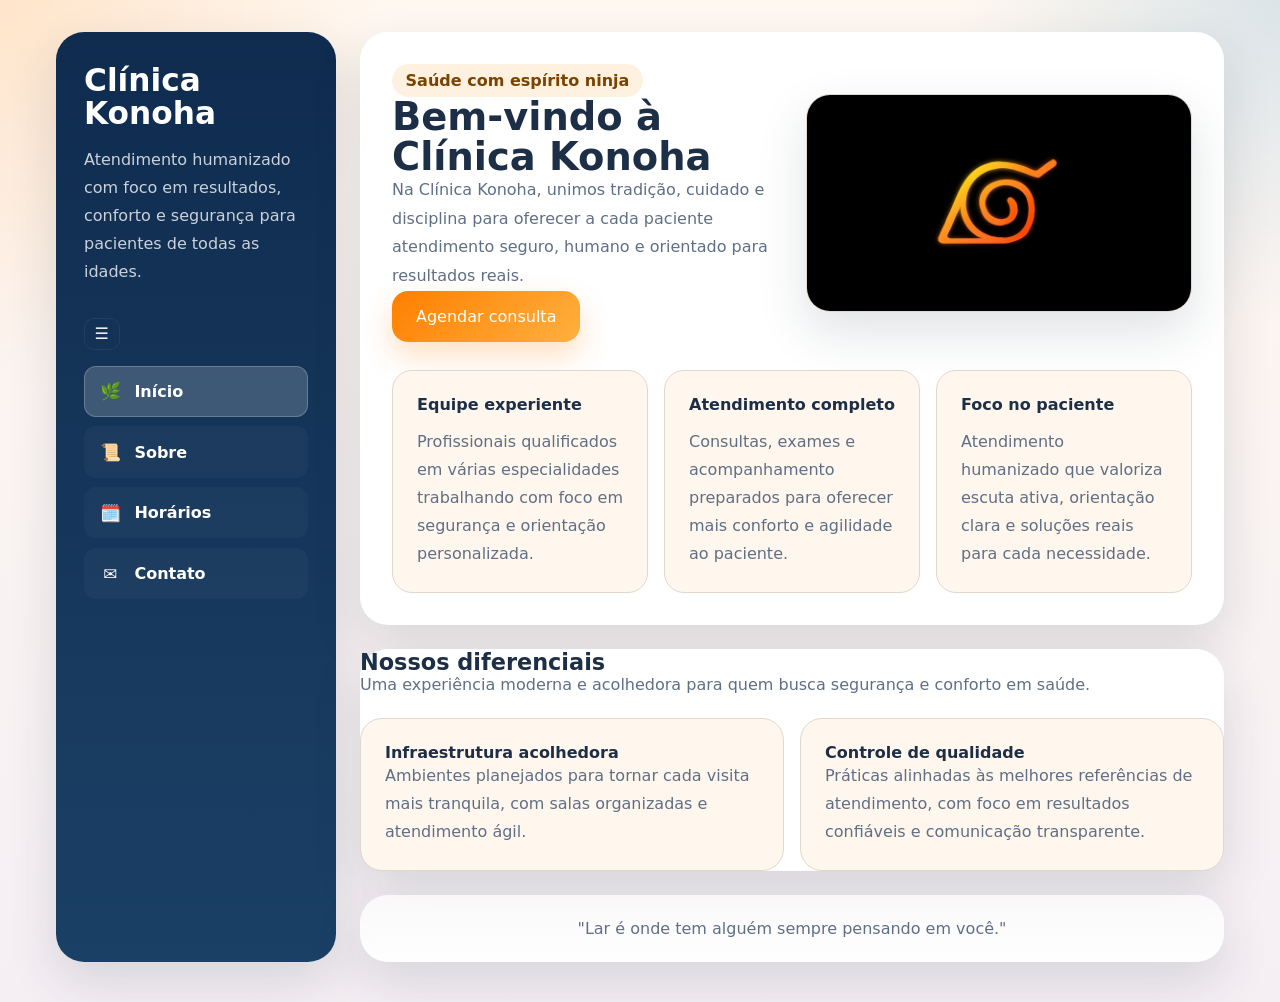
<file: index.html>
<!DOCTYPE html>
<html lang="pt-BR">
<head>
    <meta charset="UTF-8">
    <meta http-equiv="X-UA-Compatible" content="IE=edge">
    <meta name="viewport" content="width=device-width, initial-scale=1.0">
    <meta name="description" content="Clínica Konoha oferece atendimento humanizado e moderno com inspiração na força da Aldeia da Folha.">
    <title>Clínica Konoha | Página principal</title>
    <link rel="stylesheet" href="base.css">
</head>
<body>
    <div class="wrapper">
        <aside class="menu" aria-label="Menu principal">
            <div class="site-brand">
                <h1>Clínica Konoha</h1>
                <p>Atendimento humanizado com foco em resultados, conforto e segurança para pacientes de todas as idades.</p>
            </div>

            <div class="menu-header">
                <button class="menu-toggle" aria-expanded="true" aria-label="Alternar menu">☰</button>
            </div>
            <nav>
                <ul class="nav-list">
                    <li><a href="index.html" aria-current="page"><span class="icon" aria-hidden="true">🌿</span><span class="label">Início</span></a></li>
                    <li><a href="about.html"><span class="icon" aria-hidden="true">📜</span><span class="label">Sobre</span></a></li>
                    <li><a href="schedule.html"><span class="icon" aria-hidden="true">🗓️</span><span class="label">Horários</span></a></li>
                    <li><a href="contact.html"><span class="icon" aria-hidden="true">✉️</span><span class="label">Contato</span></a></li>
                </ul>
            </nav>
        </aside>

        <main class="main">
            <section class="header-hero">
                <div>
                    <span class="highlight">Saúde com espírito ninja</span>
                    <h2>Bem-vindo à Clínica Konoha</h2>
                    <p>Na Clínica Konoha, unimos tradição, cuidado e disciplina para oferecer a cada paciente atendimento seguro, humano e orientado para resultados reais.</p>
                    <a class="button-primary" href="contact.html">Agendar consulta</a>
                </div>

                <div class="hero-media">
                    <img src="midia/96180-naruto-anime-hd-4k-5k-8k-logo.jpg" alt="Naruto com o símbolo da Aldeia da Folha">
                </div>

                <div class="feature-grid">
                    <article class="feature-card">
                        <h4>Equipe experiente</h4>
                        <p>Profissionais qualificados em várias especialidades trabalhando com foco em segurança e orientação personalizada.</p>
                    </article>
                    <article class="feature-card">
                        <h4>Atendimento completo</h4>
                        <p>Consultas, exames e acompanhamento preparados para oferecer mais conforto e agilidade ao paciente.</p>
                    </article>
                    <article class="feature-card">
                        <h4>Foco no paciente</h4>
                        <p>Atendimento humanizado que valoriza escuta ativa, orientação clara e soluções reais para cada necessidade.</p>
                    </article>
                </div>
            </section>

            <section class="section-card">
                <div class="section-title">
                    <div>
                        <h3>Nossos diferenciais</h3>
                        <p>Uma experiência moderna e acolhedora para quem busca segurança e conforto em saúde.</p>
                    </div>
                </div>

                <div class="info-grid">
                    <article class="info-block">
                        <h4>Infraestrutura acolhedora</h4>
                        <p>Ambientes planejados para tornar cada visita mais tranquila, com salas organizadas e atendimento ágil.</p>
                    </article>
                    <article class="info-block">
                        <h4>Controle de qualidade</h4>
                        <p>Práticas alinhadas às melhores referências de atendimento, com foco em resultados confiáveis e comunicação transparente.</p>
                    </article>
                </div>
            </section>

            <footer class="footer">
                <p>"Lar é onde tem alguém sempre pensando em você."</p>
            </footer>
        </main>
    </div>
    <script>
    (function(){
        var btn = document.querySelector('.menu-toggle');
        var wrapper = document.querySelector('.wrapper');
        if(!btn || !wrapper) return;
        btn.addEventListener('click', function(){
            var collapsed = wrapper.classList.toggle('menu-collapsed');
            btn.setAttribute('aria-expanded', String(!collapsed));
            try{ localStorage.setItem('konoha:menuCollapsed', collapsed ? '1' : '0'); }catch(e){}
        });
        try{
            if(localStorage.getItem('konoha:menuCollapsed') === '1'){
                wrapper.classList.add('menu-collapsed');
                btn.setAttribute('aria-expanded','false');
            }
        }catch(e){}
    })();
    </script>
</body>
</html>
</file>
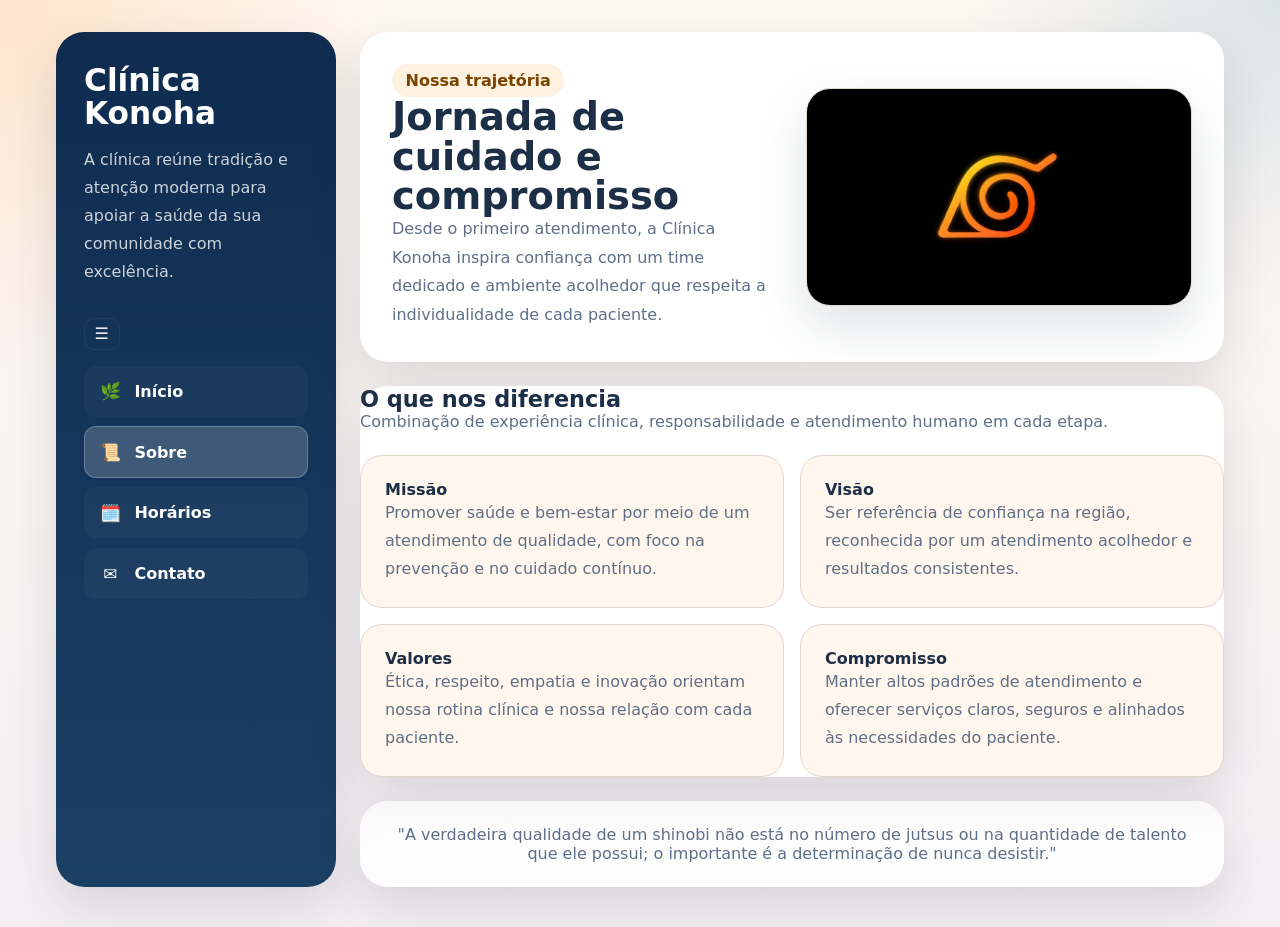
<file: about.html>
<!DOCTYPE html>
<html lang="pt-BR">
<head>
    <meta charset="UTF-8">
    <meta http-equiv="X-UA-Compatible" content="IE=edge">
    <meta name="viewport" content="width=device-width, initial-scale=1.0">
    <meta name="description" content="Conheça a história, missão e valores da Clínica Konoha com atendimento inspirado na dedicação da Aldeia da Folha.">
    <title>Clínica Konoha | Sobre a clínica</title>
    <link rel="stylesheet" href="base.css">
</head>
<body>
    <div class="wrapper">
        <aside class="menu" aria-label="Menu principal">
            <div class="site-brand">
                <h1>Clínica Konoha</h1>
                <p>A clínica reúne tradição e atenção moderna para apoiar a saúde da sua comunidade com excelência.</p>
            </div>

            <div class="menu-header">
                <button class="menu-toggle" aria-expanded="true" aria-label="Alternar menu">☰</button>
            </div>
            <nav>
                <ul class="nav-list">
                    <li><a href="index.html"><span class="icon" aria-hidden="true">🌿</span><span class="label">Início</span></a></li>
                    <li><a href="about.html" aria-current="page"><span class="icon" aria-hidden="true">📜</span><span class="label">Sobre</span></a></li>
                    <li><a href="schedule.html"><span class="icon" aria-hidden="true">🗓️</span><span class="label">Horários</span></a></li>
                    <li><a href="contact.html"><span class="icon" aria-hidden="true">✉️</span><span class="label">Contato</span></a></li>
                </ul>
            </nav>
        </aside>

        <main class="main">
            <section class="header-hero">
                <div>
                    <span class="highlight">Nossa trajetória</span>
                    <h2>Jornada de cuidado e compromisso</h2>
                    <p>Desde o primeiro atendimento, a Clínica Konoha inspira confiança com um time dedicado e ambiente acolhedor que respeita a individualidade de cada paciente.</p>
                </div>

                <div class="hero-media">
                    <img src="midia/96180-naruto-anime-hd-4k-5k-8k-logo.jpg" alt="Naruto com o símbolo da Aldeia da Folha">
                </div>
            </section>

            <section class="section-card">
                <div class="section-title">
                    <div>
                        <h3>O que nos diferencia</h3>
                        <p>Combinação de experiência clínica, responsabilidade e atendimento humano em cada etapa.</p>
                    </div>
                </div>

                <div class="info-grid">
                    <article class="info-block">
                        <h4>Missão</h4>
                        <p>Promover saúde e bem-estar por meio de um atendimento de qualidade, com foco na prevenção e no cuidado contínuo.</p>
                    </article>
                    <article class="info-block">
                        <h4>Visão</h4>
                        <p>Ser referência de confiança na região, reconhecida por um atendimento acolhedor e resultados consistentes.</p>
                    </article>
                    <article class="info-block">
                        <h4>Valores</h4>
                        <p>Ética, respeito, empatia e inovação orientam nossa rotina clínica e nossa relação com cada paciente.</p>
                    </article>
                    <article class="info-block">
                        <h4>Compromisso</h4>
                        <p>Manter altos padrões de atendimento e oferecer serviços claros, seguros e alinhados às necessidades do paciente.</p>
                    </article>
                </div>
            </section>

            <footer class="footer">
                <p>"A verdadeira qualidade de um shinobi não está no número de jutsus ou na quantidade de talento que ele possui; o importante é a determinação de nunca desistir."</p>
            </footer>
        </main>
    </div>
    <script>
    (function(){
        var btn = document.querySelector('.menu-toggle');
        var wrapper = document.querySelector('.wrapper');
        if(!btn || !wrapper) return;
        btn.addEventListener('click', function(){
            var collapsed = wrapper.classList.toggle('menu-collapsed');
            btn.setAttribute('aria-expanded', String(!collapsed));
            try{ localStorage.setItem('konoha:menuCollapsed', collapsed ? '1' : '0'); }catch(e){}
        });
        try{
            if(localStorage.getItem('konoha:menuCollapsed') === '1'){
                wrapper.classList.add('menu-collapsed');
                btn.setAttribute('aria-expanded','false');
            }
        }catch(e){}
    })();
    </script>
</body>
</html>
</file>
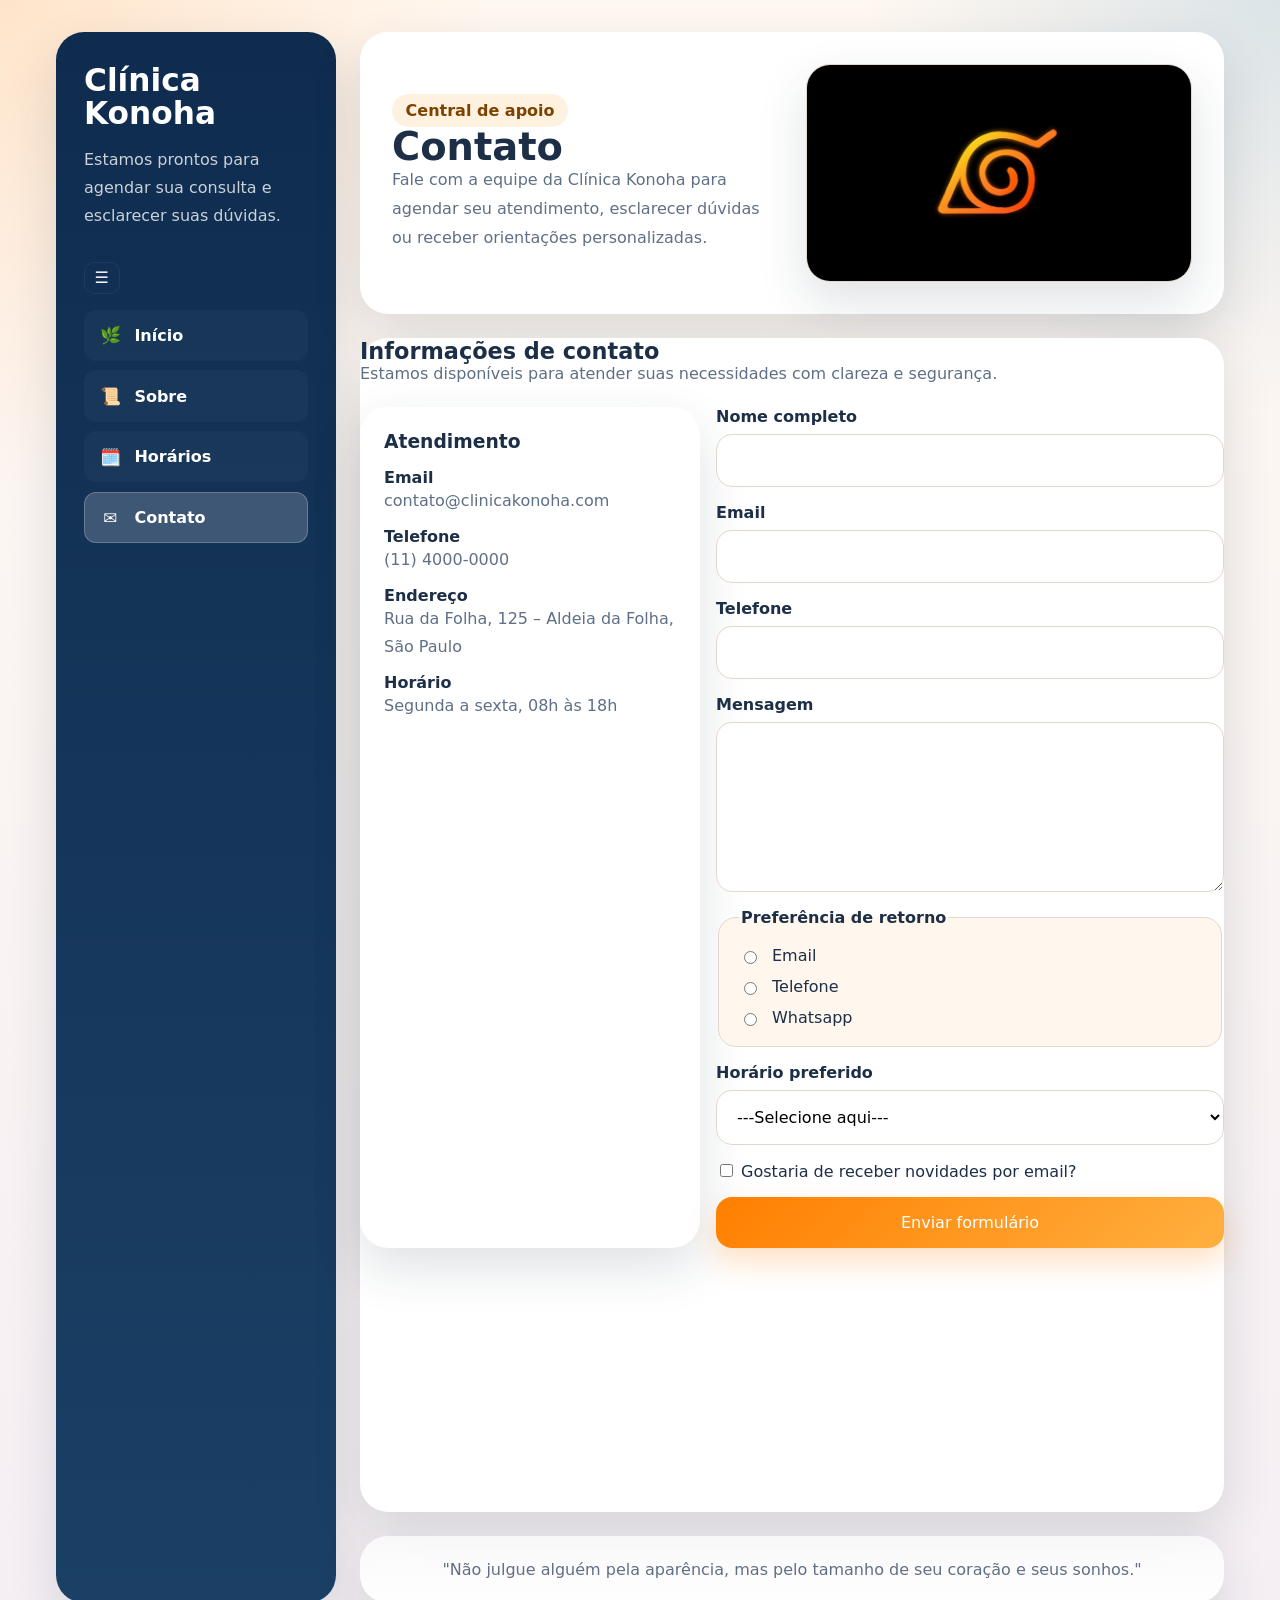
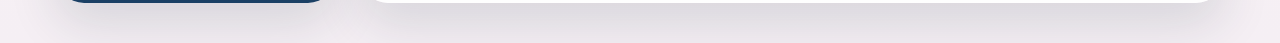
<file: contact.html>
<!DOCTYPE html>
<html lang="pt-BR">
<head>
    <meta charset="UTF-8">
    <meta http-equiv="X-UA-Compatible" content="IE=edge">
    <meta name="viewport" content="width=device-width, initial-scale=1.0">
    <meta name="description" content="Entre em contato com a Clínica Konoha para agendar consulta, esclarecer dúvidas e receber orientação personalizada.">
    <title>Clínica Konoha | Contato</title>
    <link rel="stylesheet" href="base.css">
</head>
<body>
    <div class="wrapper">
        <aside class="menu" aria-label="Menu principal">
            <div class="site-brand">
                <h1>Clínica Konoha</h1>
                <p>Estamos prontos para agendar sua consulta e esclarecer suas dúvidas.</p>
            </div>

            <div class="menu-header">
                <button class="menu-toggle" aria-expanded="true" aria-label="Alternar menu">☰</button>
            </div>
            <nav>
                <ul class="nav-list">
                    <li><a href="index.html"><span class="icon" aria-hidden="true">🌿</span><span class="label">Início</span></a></li>
                    <li><a href="about.html"><span class="icon" aria-hidden="true">📜</span><span class="label">Sobre</span></a></li>
                    <li><a href="schedule.html"><span class="icon" aria-hidden="true">🗓️</span><span class="label">Horários</span></a></li>
                    <li><a href="contact.html" aria-current="page"><span class="icon" aria-hidden="true">✉️</span><span class="label">Contato</span></a></li>
                </ul>
            </nav>
        </aside>

        <main class="main">
            <section class="header-hero">
                <div>
                    <span class="highlight">Central de apoio</span>
                    <h2>Contato</h2>
                    <p>Fale com a equipe da Clínica Konoha para agendar seu atendimento, esclarecer dúvidas ou receber orientações personalizadas.</p>
                </div>

                <div class="hero-media">
                    <img src="midia/96180-naruto-anime-hd-4k-5k-8k-logo.jpg" alt="Naruto com o símbolo da Aldeia da Folha">
                </div>
            </section>

            <section class="section-card">
                <div class="section-title">
                    <div>
                        <h3>Informações de contato</h3>
                        <p>Estamos disponíveis para atender suas necessidades com clareza e segurança.</p>
                    </div>
                </div>

                <div class="contact-grid">
                    <article class="contact-card">
                        <h3>Atendimento</h3>
                        <dl>
                            <div>
                                <dt>Email</dt>
                                <dd>contato@clinicakonoha.com</dd>
                            </div>
                            <div>
                                <dt>Telefone</dt>
                                <dd>(11) 4000-0000</dd>
                            </div>
                            <div>
                                <dt>Endereço</dt>
                                <dd>Rua da Folha, 125 – Aldeia da Folha, São Paulo</dd>
                            </div>
                            <div>
                                <dt>Horário</dt>
                                <dd>Segunda a sexta, 08h às 18h</dd>
                            </div>
                        </dl>
                    </article>

                    <form class="form-contact" action="#" method="post">
                        <div class="form-row">
                            <label for="name">Nome completo</label>
                            <input type="text" id="name" name="name" required>
                        </div>
                        <div class="form-row">
                            <label for="email">Email</label>
                            <input type="email" id="email" name="email" required>
                        </div>
                        <div class="form-row">
                            <label for="phone">Telefone</label>
                            <input type="tel" id="phone" name="phone" required>
                        </div>
                        <div class="form-row">
                            <label for="message">Mensagem</label>
                            <textarea id="message" name="message" rows="6" required></textarea>
                        </div>
                        <fieldset>
                            <legend>Preferência de retorno</legend>
                            <div class="radio-group">
                                <label class="radio-inline"><input type="radio" id="email-choice" name="contact-choice" value="email"> Email</label>
                                <label class="radio-inline"><input type="radio" id="phone-choice" name="contact-choice" value="phone"> Telefone</label>
                                <label class="radio-inline"><input type="radio" id="whatsapp-choice" name="contact-choice" value="whatsapp"> Whatsapp</label>
                            </div>
                        </fieldset>
                        <div class="form-row">
                            <label for="day-period">Horário preferido</label>
                            <select id="day-period" name="day-period" required>
                                <option value="" hidden>---Selecione aqui---</option>
                                <option value="morning">Manhã</option>
                                <option value="afternoon">Tarde</option>
                                <option value="evening">Noite</option>
                            </select>
                        </div>
                        <div class="checkbox-row">
                            <label for="check-mailing"><input type="checkbox" id="check-mailing" name="newsletter"> Gostaria de receber novidades por email?</label>
                        </div>
                        <button class="button-primary" type="submit">Enviar formulário</button>
                    </form>
                </div>

                <div class="map-wrapper">
                    <iframe title="Localização da Clínica Konoha" src="https://maps.google.com/maps?q=São%20Paulo%2C%20Brasil&output=embed" loading="lazy" referrerpolicy="no-referrer-when-downgrade"></iframe>
                </div>
            </section>

            <footer class="footer">
                <p>"Não julgue alguém pela aparência, mas pelo tamanho de seu coração e seus sonhos."</p>
            </footer>
        </main>
    </div>
    <script>
    (function(){
        var btn = document.querySelector('.menu-toggle');
        var wrapper = document.querySelector('.wrapper');
        if(!btn || !wrapper) return;
        btn.addEventListener('click', function(){
            var collapsed = wrapper.classList.toggle('menu-collapsed');
            btn.setAttribute('aria-expanded', String(!collapsed));
            try{ localStorage.setItem('konoha:menuCollapsed', collapsed ? '1' : '0'); }catch(e){}
        });
        try{
            if(localStorage.getItem('konoha:menuCollapsed') === '1'){
                wrapper.classList.add('menu-collapsed');
                btn.setAttribute('aria-expanded','false');
            }
        }catch(e){}
    })();
    </script>
</body>
</html>
</file>
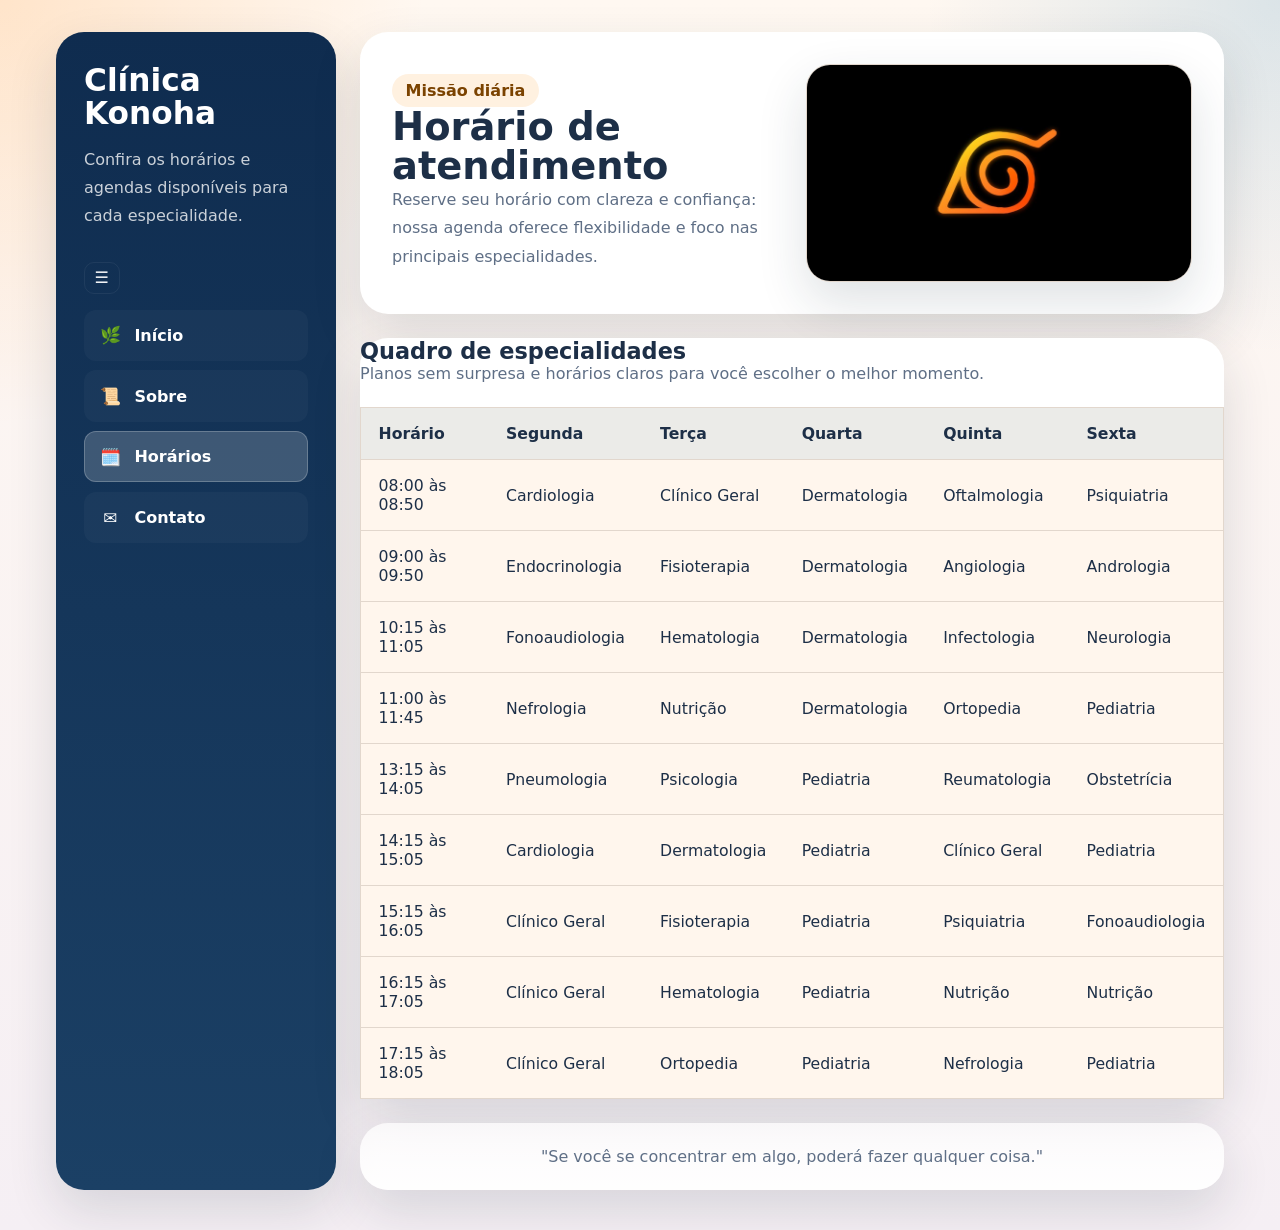
<file: schedule.html>
<!DOCTYPE html>
<html lang="pt-BR">
<head>
    <meta charset="UTF-8">
    <meta http-equiv="X-UA-Compatible" content="IE=edge">
    <meta name="viewport" content="width=device-width, initial-scale=1.0">
    <meta name="description" content="Veja os horários de atendimento da Clínica Konoha e escolha a melhor data para sua consulta.">
    <title>Clínica Konoha | Horário de atendimento</title>
    <link rel="stylesheet" href="base.css">
</head>
<body>
    <div class="wrapper">
        <aside class="menu" aria-label="Menu principal">
            <div class="site-brand">
                <h1>Clínica Konoha</h1>
                <p>Confira os horários e agendas disponíveis para cada especialidade.</p>
            </div>
            <div class="menu-header">
                <button class="menu-toggle" aria-expanded="true" aria-label="Alternar menu">☰</button>
            </div>
            <nav>
                <ul class="nav-list">
                    <li><a href="index.html"><span class="icon" aria-hidden="true">🌿</span><span class="label">Início</span></a></li>
                    <li><a href="about.html"><span class="icon" aria-hidden="true">📜</span><span class="label">Sobre</span></a></li>
                    <li><a href="schedule.html" aria-current="page"><span class="icon" aria-hidden="true">🗓️</span><span class="label">Horários</span></a></li>
                    <li><a href="contact.html"><span class="icon" aria-hidden="true">✉️</span><span class="label">Contato</span></a></li>
                </ul>
            </nav>
        </aside>

        <main class="main">
            <section class="header-hero">
                <div>
                    <span class="highlight">Missão diária</span>
                    <h2>Horário de atendimento</h2>
                    <p>Reserve seu horário com clareza e confiança: nossa agenda oferece flexibilidade e foco nas principais especialidades.</p>
                </div>

                <div class="hero-media">
                    <img src="midia/96180-naruto-anime-hd-4k-5k-8k-logo.jpg" alt="Naruto com o símbolo da Aldeia da Folha">
                </div>
            </section>

            <section class="section-card">
                <div class="section-title">
                    <div>
                        <h3>Quadro de especialidades</h3>
                        <p>Planos sem surpresa e horários claros para você escolher o melhor momento.</p>
                    </div>
                </div>

                <div class="table-wrapper">
                    <table class="schedule-table">
                        <thead>
                            <tr>
                                <th>Horário</th>
                                <th>Segunda</th>
                                <th>Terça</th>
                                <th>Quarta</th>
                                <th>Quinta</th>
                                <th>Sexta</th>
                            </tr>
                        </thead>
                        <tbody>
                            <tr>
                                <td>08:00 às 08:50</td>
                                <td>Cardiologia</td>
                                <td>Clínico Geral</td>
                                <td>Dermatologia</td>
                                <td>Oftalmologia</td>
                                <td>Psiquiatria</td>
                            </tr>
                            <tr>
                                <td>09:00 às 09:50</td>
                                <td>Endocrinologia</td>
                                <td>Fisioterapia</td>
                                <td>Dermatologia</td>
                                <td>Angiologia</td>
                                <td>Andrologia</td>
                            </tr>
                            <tr>
                                <td>10:15 às 11:05</td>
                                <td>Fonoaudiologia</td>
                                <td>Hematologia</td>
                                <td>Dermatologia</td>
                                <td>Infectologia</td>
                                <td>Neurologia</td>
                            </tr>
                            <tr>
                                <td>11:00 às 11:45</td>
                                <td>Nefrologia</td>
                                <td>Nutrição</td>
                                <td>Dermatologia</td>
                                <td>Ortopedia</td>
                                <td>Pediatria</td>
                            </tr>
                            <tr>
                                <td>13:15 às 14:05</td>
                                <td>Pneumologia</td>
                                <td>Psicologia</td>
                                <td>Pediatria</td>
                                <td>Reumatologia</td>
                                <td>Obstetrícia</td>
                            </tr>
                            <tr>
                                <td>14:15 às 15:05</td>
                                <td>Cardiologia</td>
                                <td>Dermatologia</td>
                                <td>Pediatria</td>
                                <td>Clínico Geral</td>
                                <td>Pediatria</td>
                            </tr>
                            <tr>
                                <td>15:15 às 16:05</td>
                                <td>Clínico Geral</td>
                                <td>Fisioterapia</td>
                                <td>Pediatria</td>
                                <td>Psiquiatria</td>
                                <td>Fonoaudiologia</td>
                            </tr>
                            <tr>
                                <td>16:15 às 17:05</td>
                                <td>Clínico Geral</td>
                                <td>Hematologia</td>
                                <td>Pediatria</td>
                                <td>Nutrição</td>
                                <td>Nutrição</td>
                            </tr>
                            <tr>
                                <td>17:15 às 18:05</td>
                                <td>Clínico Geral</td>
                                <td>Ortopedia</td>
                                <td>Pediatria</td>
                                <td>Nefrologia</td>
                                <td>Pediatria</td>
                            </tr>
                        </tbody>
                    </table>
                </div>
            </section>

            <footer class="footer">
                <p>"Se você se concentrar em algo, poderá fazer qualquer coisa."</p>
            </footer>
        </main>
    </div>
    <script>
    (function(){
        var btn = document.querySelector('.menu-toggle');
        var wrapper = document.querySelector('.wrapper');
        if(!btn || !wrapper) return;
        btn.addEventListener('click', function(){
            var collapsed = wrapper.classList.toggle('menu-collapsed');
            btn.setAttribute('aria-expanded', String(!collapsed));
            try{ localStorage.setItem('konoha:menuCollapsed', collapsed ? '1' : '0'); }catch(e){}
        });
        try{
            if(localStorage.getItem('konoha:menuCollapsed') === '1'){
                wrapper.classList.add('menu-collapsed');
                btn.setAttribute('aria-expanded','false');
            }
        }catch(e){}
    })();
    </script>
</body>
</html>
</file>
<file: base.css>
:root {
    color-scheme: light;
    font-family: Inter, system-ui, -apple-system, BlinkMacSystemFont, "Segoe UI", sans-serif;
    --surface: #ffffff;
    --surface-soft: #fff6ed;
    --background: #fbf3ea;
    --primary: #0e3b69;
    --accent: #ff7f00;
    --text: #1d2f47;
    --muted: #5f6f86;
    --border: #e2d7cd;
    --shadow: 0 20px 50px rgba(31, 48, 67, 0.14);
}

* {
    box-sizing: border-box;
}

html {
    font-size: 16px;
    scroll-behavior: smooth;
}

body {
    margin: 0;
    min-height: 100vh;
    background: radial-gradient(circle at top left, rgba(255, 127, 0, 0.16), transparent 24%), radial-gradient(circle at top right, rgba(0, 106, 174, 0.14), transparent 20%), linear-gradient(180deg, #fff8f1 0%, #f5eff4 100%);
    color: var(--text);
}

img {
    max-width: 100%;
    display: block;
}

a {
    color: inherit;
    text-decoration: none;
}

button,
input,
select,
textarea {
    font: inherit;
}

.wrapper {
    display: grid;
    grid-template-columns: 280px 1fr;
    gap: 1.5rem;
    width: min(1200px, 100%);
    margin: 0 auto;
    padding: 2rem 1rem 2.5rem;
}

@media (max-width: 900px) {
    .wrapper {
        grid-template-columns: 1fr;
        padding: 1rem;
    }
}

.menu {
    background: linear-gradient(180deg, #0f2c4f 0%, #1b4065 100%);
    border-radius: 28px;
    padding: 2rem 1.75rem;
    color: #ffffff;
    box-shadow: var(--shadow);
}

/* Dashboard / compact menu styles */
.menu-header {
    display: flex;
    align-items: center;
    gap: 0.75rem;
}

.menu-toggle {
    background: transparent;
    border: 1px solid rgba(255,255,255,0.06);
    color: rgba(255,255,255,0.95);
    padding: 0.35rem 0.6rem;
    border-radius: 10px;
    cursor: pointer;
    font-size: 1rem;
}

.nav-list {
    list-style: none;
    padding: 0;
    margin: 1rem 0 0;
    display: grid;
    gap: 0.6rem;
}

.nav-list a {
    display: flex;
    align-items: center;
    gap: 0.75rem;
    padding: 0.85rem 0.9rem;
    border-radius: 12px;
    color: inherit;
    background: rgba(255,255,255,0.03);
}

.nav-list a:hover,
.nav-list a:focus {
    background: rgba(255,255,255,0.06);
    transform: translateX(4px);
}

.nav-list .icon {
    width: 24px;
    height: 24px;
    display: inline-flex;
    align-items: center;
    justify-content: center;
    font-size: 1.05rem;
}

.nav-list .label {
    font-weight: 700;
}

/* Collapsed menu state applied to wrapper */
.wrapper.menu-collapsed {
    grid-template-columns: 96px 1fr;
}

.wrapper.menu-collapsed .site-brand p,
.wrapper.menu-collapsed .nav-list .label {
    display: none;
}

.wrapper.menu-collapsed .site-brand h1 {
    font-size: 1.05rem;
}

@media (max-width: 900px) {
    .menu-toggle { display: inline-flex; }
}

.site-brand {
    margin-bottom: 2rem;
}

.site-brand h1 {
    margin: 0;
    font-size: 1.95rem;
    line-height: 1.05;
}

.site-brand p {
    margin: 1rem 0 0;
    color: rgba(255, 255, 255, 0.78);
    max-width: 18rem;
    line-height: 1.75;
}

nav ul {
    list-style: none;
    padding: 0;
    margin: 0;
    display: grid;
    gap: 0.85rem;
}

nav a {
    display: block;
    padding: 1rem 1.1rem;
    border-radius: 16px;
    background: rgba(255, 255, 255, 0.08);
    transition: transform 0.2s ease, background-color 0.2s ease;
}

nav a:hover,
nav a:focus {
    background: rgba(255, 255, 255, 0.16);
    transform: translateX(2px);
}

nav a[aria-current="page"] {
    background: rgba(255, 255, 255, 0.18);
    box-shadow: inset 0 0 0 1px rgba(255, 255, 255, 0.22);
}

.main {
    display: flex;
    flex-direction: column;
    gap: 1.5rem;
}

.header-hero,
.section-card,
.contact-card {
    background: var(--surface);
    border-radius: 28px;
    box-shadow: var(--shadow);
}

.header-hero {
    padding: 2rem;
    display: grid;
    gap: 1.75rem;
    align-items: center;
    grid-template-columns: 1fr 1fr;
}

.header-hero h2 {
    margin: 0;
    font-size: clamp(2rem, 3vw, 3.25rem);
    line-height: 1.02;
}

.hero-media {
    width: 100%;
    max-width: 520px;
    margin: 0 auto;
}

.hero-media img {
    width: 100%;
    display: block;
    border-radius: 24px;
    border: 1px solid var(--border);
    box-shadow: var(--shadow);
}

.header-hero .feature-grid {
    grid-column: 1 / -1;
}

@media (max-width: 860px) {
    .header-hero {
        grid-template-columns: 1fr;
    }
}


.header-hero p {
    margin: 0;
    max-width: 64ch;
    line-height: 1.8;
    color: var(--muted);
}

.highlight {
    display: inline-flex;
    align-items: center;
    gap: 0.5rem;
    padding: 0.45rem 0.85rem;
    border-radius: 999px;
    background: rgba(255, 143, 0, 0.12);
    color: #7b4300;
    font-weight: 700;
}

.button-primary {
    display: inline-flex;
    align-items: center;
    justify-content: center;
    padding: 1rem 1.5rem;
    border: none;
    border-radius: 16px;
    background: linear-gradient(135deg, var(--accent), #ffb040);
    color: #ffffff;
    cursor: pointer;
    transition: transform 0.2s ease, box-shadow 0.2s ease, filter 0.2s ease;
    box-shadow: 0 14px 30px rgba(255, 127, 0, 0.24);
}

.button-primary:hover,
.button-primary:focus {
    transform: translateY(-1px);
    filter: brightness(1.08);
    box-shadow: 0 18px 36px rgba(255, 127, 0, 0.24);
}

.section-title {
    display: flex;
    align-items: baseline;
    justify-content: space-between;
    gap: 1rem;
    margin: 0 0 1.5rem;
}

.section-title h3 {
    margin: 0;
    font-size: 1.4rem;
}

.section-title p {
    margin: 0;
    color: var(--muted);
}

.feature-grid,
.info-grid,
.contact-grid {
    display: grid;
    gap: 1rem;
}

.feature-grid {
    grid-template-columns: repeat(3, minmax(0, 1fr));
}

@media (max-width: 860px) {
    .feature-grid,
    .info-grid,
    .contact-grid {
        grid-template-columns: 1fr;
    }
}

.feature-card,
.info-block,
.contact-card {
    padding: 1.5rem;
}

.feature-card {
    background: var(--surface-soft);
    border: 1px solid var(--border);
    border-radius: 20px;
    min-height: 170px;
    display: flex;
    flex-direction: column;
    gap: 0.9rem;
}

.feature-card h4,
.info-block h4,
.contact-card h3 {
    margin: 0;
}

.feature-card p,
.info-block p,
.contact-card p,
.contact-card dd {
    margin: 0;
    color: var(--muted);
    line-height: 1.75;
}

.info-grid {
    grid-template-columns: 1fr 1fr;
}

.info-block {
    background: var(--surface-soft);
    border: 1px solid var(--border);
    border-radius: 22px;
}

.table-wrapper {
    overflow-x: auto;
}

.schedule-table {
    width: 100%;
    border-collapse: collapse;
    font-size: 0.98rem;
    background: var(--surface-soft);
    border: 1px solid var(--border);
}

.schedule-table th,
.schedule-table td {
    padding: 1rem 1.1rem;
    border-bottom: 1px solid var(--border);
    text-align: left;
}

.schedule-table thead th {
    background: rgba(0, 106, 174, 0.08);
    color: var(--text);
}

.schedule-table tr:last-child td {
    border-bottom: none;
}

.form-contact {
    display: grid;
    gap: 1rem;
}

.form-row {
    display: grid;
    gap: 0.5rem;
}

.form-row label {
    font-weight: 600;
    color: var(--text);
}

.form-row input,
.form-row textarea,
.form-row select {
    width: 100%;
    border: 1px solid var(--border);
    border-radius: 16px;
    padding: 1rem 1rem;
    background: #ffffff;
}

textarea {
    min-height: 170px;
    resize: vertical;
}

fieldset {
    border: 1px solid var(--border);
    border-radius: 18px;
    padding: 1.2rem 1.25rem;
    background: var(--surface-soft);
}

legend {
    font-weight: 700;
    color: var(--text);
}

.radio-group,
.checkbox-row {
    display: grid;
    gap: 0.75rem;
}

.radio-inline {
    display: flex;
    align-items: center;
    gap: 0.75rem;
    color: var(--text);
}

.map-wrapper iframe {
    width: 100%;
    min-height: 260px;
    border: none;
    border-radius: 22px;
}

.footer {
    background: linear-gradient(180deg, rgba(255, 255, 255, 0.7), rgba(255, 255, 255, 0.95));
    border-radius: 28px;
    padding: 1.5rem 1.75rem;
    text-align: center;
    color: var(--muted);
    box-shadow: var(--shadow);
}

.footer p {
    margin: 0;
}

.contact-grid {
    grid-template-columns: minmax(240px, 340px) 1fr;
}

.contact-card {
    display: flex;
    flex-direction: column;
    gap: 1rem;
}

.contact-card dl {
    display: grid;
    gap: 0.75rem;
    margin: 0;
}

.contact-card dt {
    font-weight: 700;
    color: var(--text);
}

.contact-card dd {
    margin: 0;
}

@media (max-width: 620px) {
    .site-brand h1 {
        font-size: 1.65rem;
    }

    .button-primary {
        width: 100%;
    }
}
</file>
